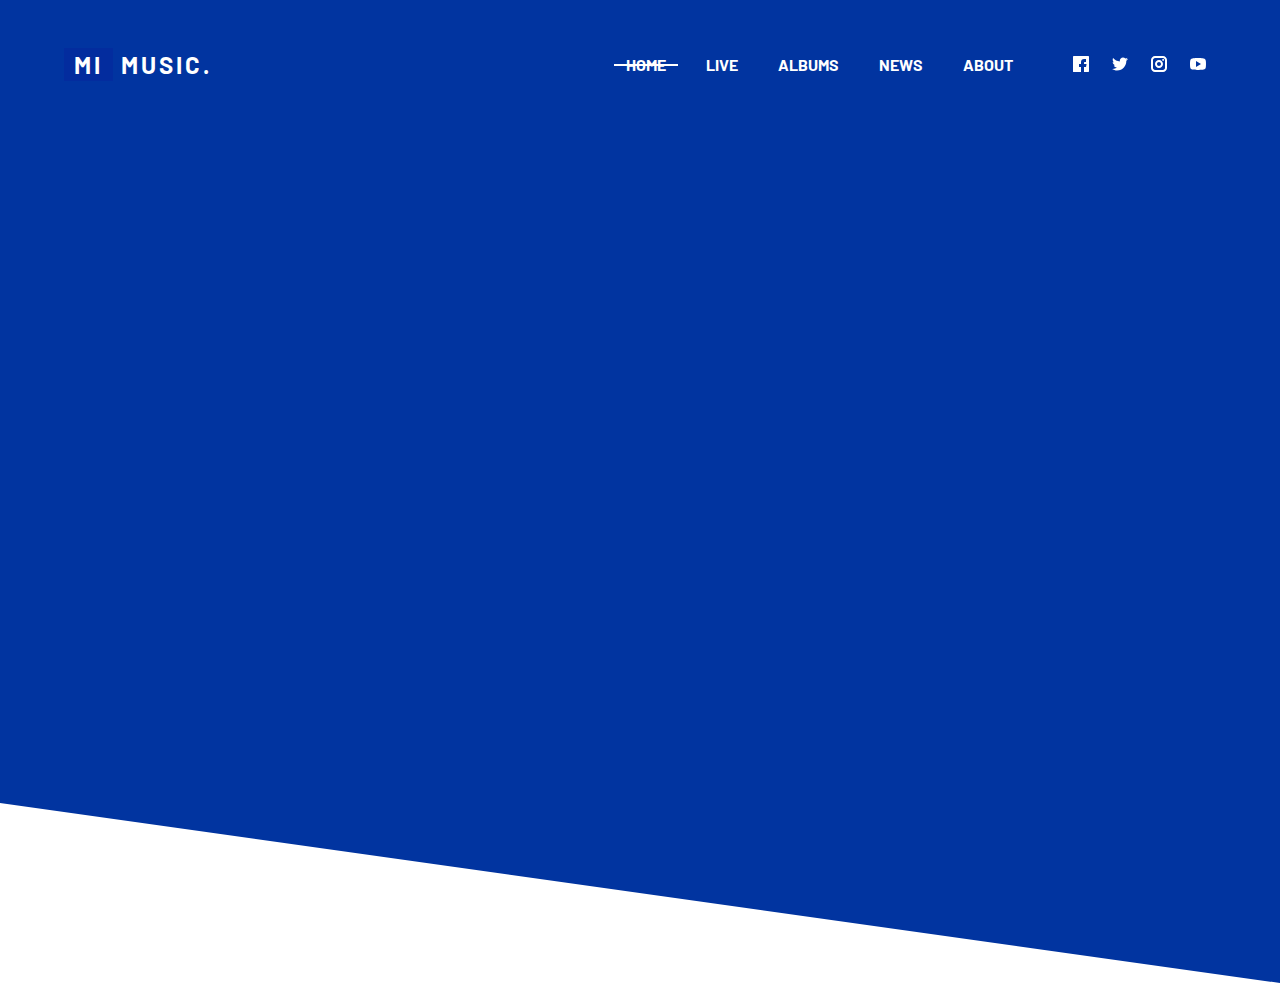
<file: index.html>
<!DOCTYPE html>
<html>
<head>
    <meta charset="utf-8"/>
    <meta http-equiv="X-UA-Compatible" content="IE=edge">
    <title>Home | MI MUSIC</title>
    <meta name="viewport" content="width=device-width, initial-scale=1">
    <link rel="stylesheet" href="css/normalize.css">
    <link rel="stylesheet" href="css/style.css">
    <link rel="stylesheet" href="https://fonts.googleapis.com/css?family=Barlow:400,500,700">
</head>
<body>
<header class="header header--blue">
    <nav class="navbar navbar--white">
        <div class="navbar__logo">
            <div class="logo">
                <span class="logo__mi">Mi</span>
                <span class="logo__music">Music.</span>
            </div>
        </div>
        <div class="navbar__content">
            <ul class="navbar__list">
                <li class="navbar__element navbar__element--active">
                    <a href="/" class="navbar__link">Home</a>
                </li>
                <li class="navbar__element">
                    <a href="#" class="navbar__link">Live</a>
                </li>
                <li class="navbar__element">
                    <a href="#" class="navbar__link">Albums</a>
                </li>
                <li class="navbar__element">
                    <a href="news.html" class="navbar__link">News</a>
                </li>
                <li class="navbar__element">
                    <a href="#" class="navbar__link">About</a>
                </li>
            </ul>
            <div class="navbar__social-icons">
                <svg class="social-icon">
                    <use xlink:href="img/sprite.svg#icon-facebook"></use>
                </svg>
                <svg class="social-icon">
                    <use xlink:href="img/sprite.svg#icon-twitter"></use>
                </svg>
                <svg class="social-icon">
                    <use xlink:href="img/sprite.svg#icon-instagram"></use>
                </svg>
                <svg class="social-icon">
                    <use xlink:href="img/sprite.svg#icon-youtube"></use>
                </svg>
            </div>
        </div>
    </nav>
</header>
<script src="js/svg4everybody.js"></script>
<script>
    svg4everybody();
</script>
</body>
</html>
</file>
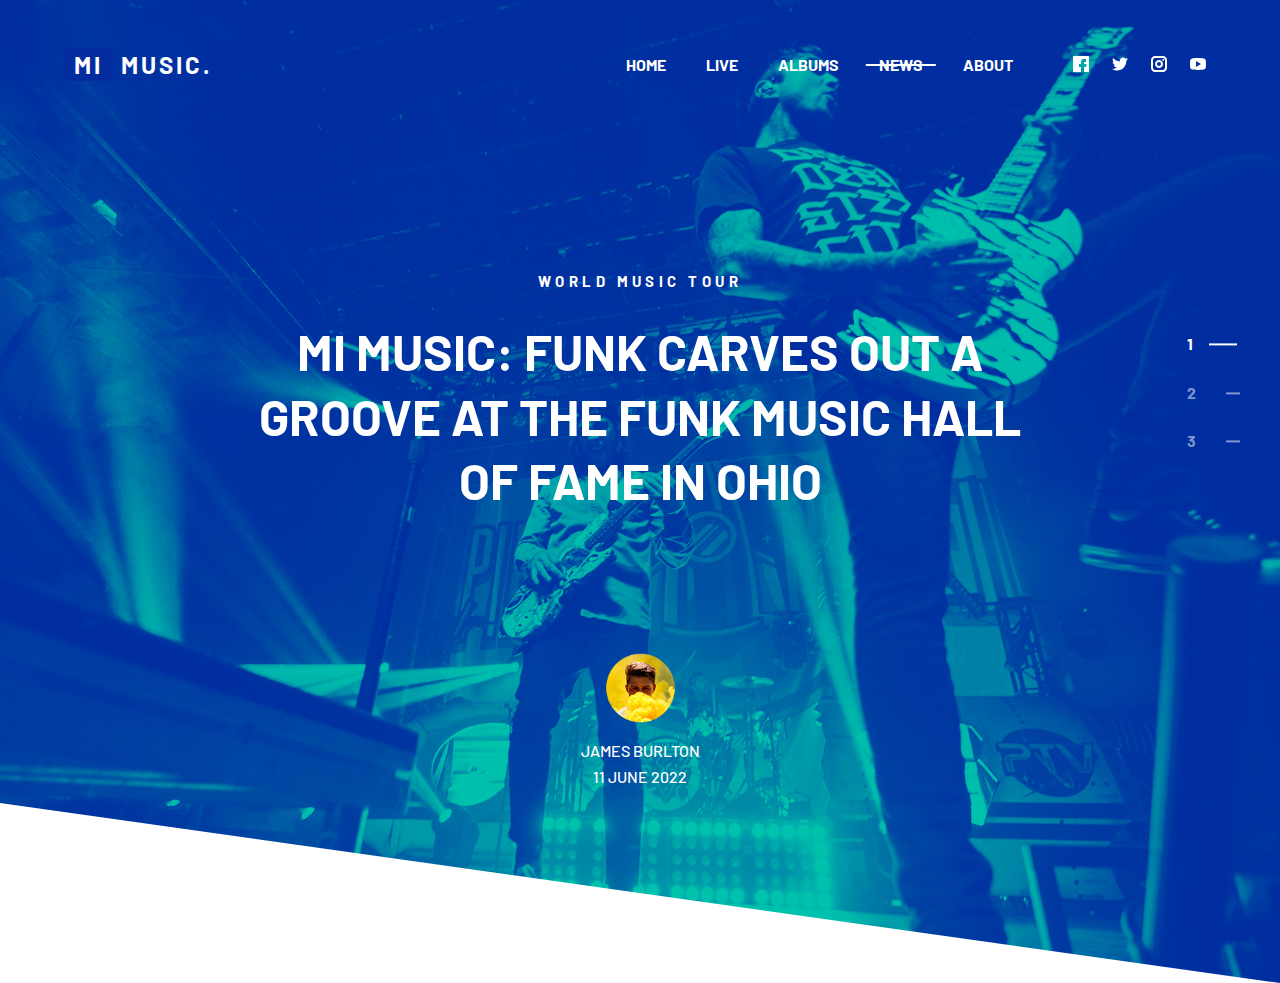
<file: article.html>
<!DOCTYPE html>
<html>

<head>
    <meta charset="utf-8" />
    <meta http-equiv="X-UA-Compatible" content="IE=edge">
    <title>Pete talks about live on tour | MI MUSIC</title>
    <meta name="viewport" content="width=device-width, initial-scale=1">
    <link rel="stylesheet"  href="css/normalize.css">
    <link rel="stylesheet"  href="css/style.css">
    <link rel="stylesheet"  href="https://fonts.googleapis.com/css?family=Barlow:400,500,700">
</head>

<body>
    <header class="header header--maelle-ramsay">
        <div class="header__background-container">
            <div class="header__background header__background--maelle-ramsay"></div>
        </div>
        <nav class="navbar navbar--white">
            <div class="navbar__logo">
                <div class="logo">
                    <span class="logo__mi">Mi</span>
                    <span class="logo__music">Music.</span>
                </div>
            </div>
            <div class="navbar__content">
                <ul class="navbar__list">
                    <li class="navbar__element">
                        <a href="index.html" class="navbar__link">Home</a>
                    </li>
                    <li class="navbar__element">
                        <a href="#" class="navbar__link">Live</a>
                    </li>
                    <li class="navbar__element">
                        <a href="#" class="navbar__link">Albums</a>
                    </li>
                    <li class="navbar__element navbar__element--active">
                        <a href="news.html" class="navbar__link">News</a>
                    </li>
                    <li class="navbar__element">
                        <a href="#" class="navbar__link">About</a>
                    </li>
                </ul>
                <div class="navbar__social-icons">
                    <svg class="social-icon">
                        <use xlink:href="img/sprite.svg#icon-facebook"></use>
                    </svg>
                    <svg class="social-icon">
                        <use xlink:href="img/sprite.svg#icon-twitter"></use>
                    </svg>
                    <svg class="social-icon">
                        <use xlink:href="img/sprite.svg#icon-instagram"></use>
                    </svg>
                    <svg class="social-icon">
                        <use xlink:href="img/sprite.svg#icon-youtube"></use>
                    </svg>
                </div>
            </div>
        </nav>
        <div class="header__center header__center--special">
            <div class="header__small-title">
                <h6 class="heading-6">World Music Tour</h6>
            </div>
            <div class="header__big-title">
                <h1 class="heading-1">MI Music: Funk Carves Out A Groove At The Funk Music Hall Of Fame In Ohio</h1>
            </div>
        </div>
        <div class="header__avatar">
            <div class="avatar">
                <img src="img/christian-sterk.png" alt="Christian Sterk" class="avatar__image">
                <div class="avatar__text">
                    <span class="avatar__line">James Burlton</span>
                    <span class="avatar__line">11 June 2022</span>
                </div>
            </div>
        </div>
        <div class="header__slider">
            <div class="slider">
                <div class="slider__entry slider__entry--active">
                    <div class="slider__number">1</div>
                    <div class="slider__line"></div>
                </div>
                <div class="slider__entry">
                    <div class="slider__number">2</div>
                    <div class="slider__line"></div>
                </div>
                <div class="slider__entry">
                    <div class="slider__number">3</div>
                    <div class="slider__line"></div>
                </div>
            </div>
        </div>
    </header>
    <script src="js/svg4everybody.js"></script>
    <script>
        svg4everybody();
    </script>
</body>

</html>
</file>
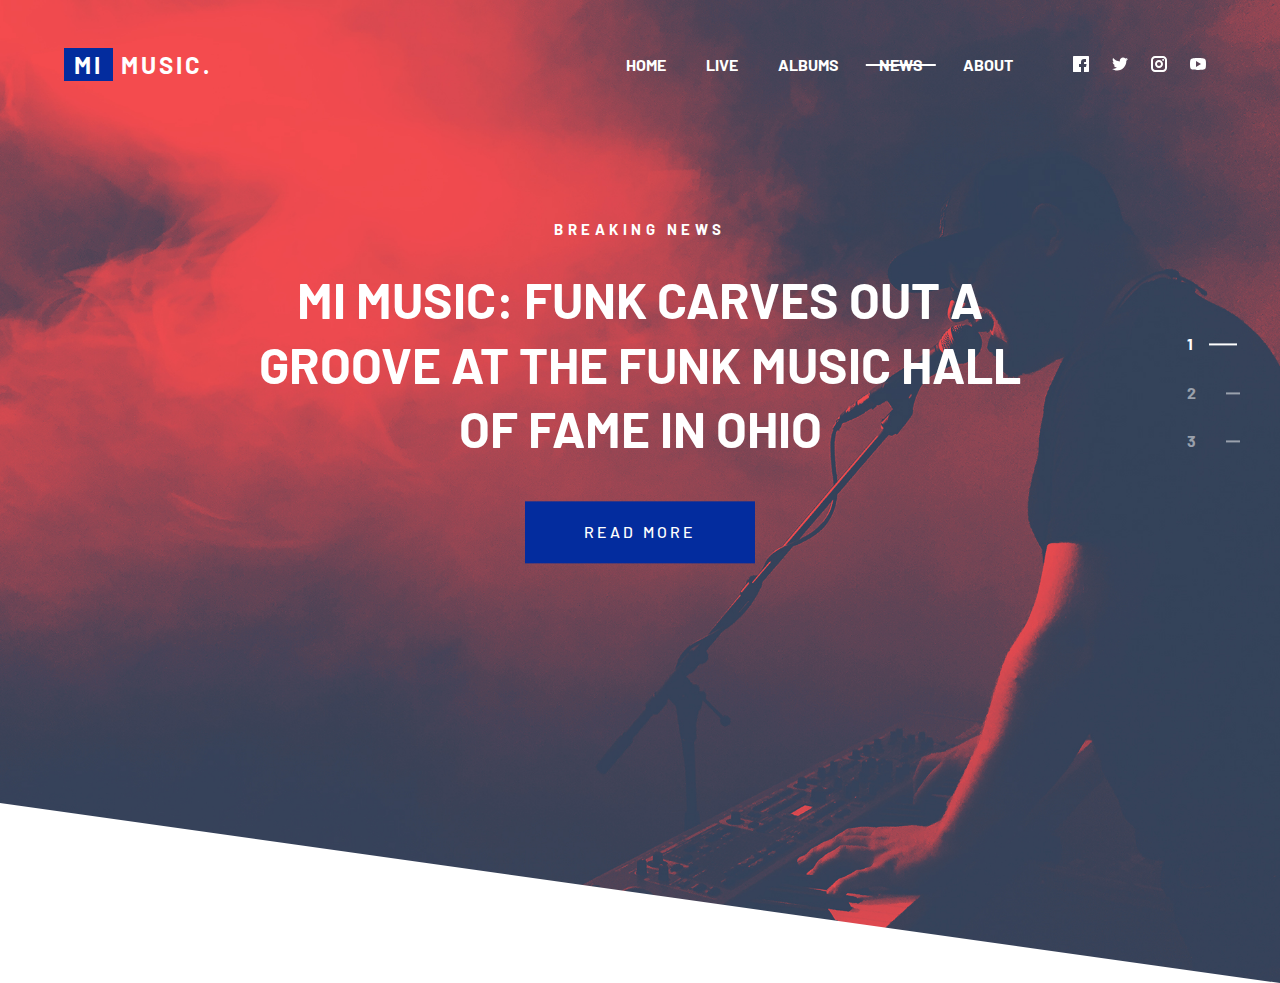
<file: news.html>
<!DOCTYPE html>
<html>

<head>
    <meta charset="utf-8"/>
    <meta http-equiv="X-UA-Compatible" content="IE=edge">
    <title>Latest News | MI MUSIC</title>
    <meta name="viewport" content="width=device-width, initial-scale=1">
    <link rel="stylesheet" href="css/normalize.css">
    <link rel="stylesheet" href="css/style.css">
    <link rel="stylesheet" href="https://fonts.googleapis.com/css?family=Barlow:400,500,700">
</head>

<body>
<header class="header">
    <div class="header__background-container">
        <div class="header__background  header__background--joseph-young"></div>
    </div>
    <nav class="navbar navbar--white">
        <div class="navbar__logo">
            <div class="logo">
                <span class="logo__mi">Mi</span>
                <span class="logo__music">Music.</span>
            </div>
        </div>
        <div class="navbar__content">
            <ul class="navbar__list">
                <li class="navbar__element">
                    <a href="index.html" class="navbar__link">Home</a>
                </li>
                <li class="navbar__element">
                    <a href="#" class="navbar__link">Live</a>
                </li>
                <li class="navbar__element">
                    <a href="#" class="navbar__link">Albums</a>
                </li>
                <li class="navbar__element navbar__element--active">
                    <a href="news.html" class="navbar__link">News</a>
                </li>
                <li class="navbar__element">
                    <a href="#" class="navbar__link">About</a>
                </li>
            </ul>
            <div  class="navbar__social-icons">
                <svg class="social-icon">
                    <use xlink:href="img/sprite.svg#icon-facebook"></use>
                </svg>
                <svg class="social-icon">
                    <use xlink:href="img/sprite.svg#icon-twitter"></use>
                </svg>
                <svg class="social-icon">
                    <use xlink:href="img/sprite.svg#icon-instagram"></use>
                </svg>
                <svg class="social-icon">
                    <use xlink:href="img/sprite.svg#icon-youtube"></use>
                </svg>
            </div>
        </div>
    </nav>
    <div class="header__center">
        <div class="header__small-title">
            <h6 class="heading-6">Breaking News</h6>
        </div>
        <div class="header__big-title">
            <h1 class="heading-1">MI Music: Funk Carves Out A Groove At The Funk Music Hall Of Fame In Ohio</h1>
        </div>
        <div class="header__button">
            <a href="article.html" class="btn btn--big btn--blue">
                Read More
            </a>
        </div>
    </div>
    <div class="header__slider">
        <div class="slider">
            <div class="slider__entry slider__entry--active">
                <div class="slider__number">1</div>
                <div class="slider__line"></div>
            </div>
            <div class="slider__entry">
                <div class="slider__number">2</div>
                <div class="slider__line"></div>
            </div>
            <div class="slider__entry">
                <div class="slider__number">3</div>
                <div class="slider__line"></div>
            </div>
        </div>
    </div>
</header>
<script src="js/svg4everybody.js"></script>
<script>
    svg4everybody();
</script>
</body>

</html>
</file>
<file: css/style.css>
/* COLORS */
/*
0 - 600px:      Phone
600 - 900px:    Tablet portrait
900 - 1200px:   Tablet landscape
[1200 - 1800] is where our normal styles apply
1800px + :      Big desktop

$breakpoint arguement choices:
- phone
- tab-port
- tab-land
- big-desktop

ORDER: Base + typography > general layout + grid > page layout > components

1em = 16px
*/
html {
  font-size: 62.5%;
}
@media only screen and (max-width: 75em) {
  html {
    font-size: 56.25%;
  }
}
@media only screen and (max-width: 56.25em) {
  html {
    font-size: 50%;
  }
}
@media only screen and (min-width: 112.5em) {
  html {
    font-size: 75%;
  }
}

body {
  font-size: 1.6rem;
  font-family: "Barlow", sans-serif;
}

[class^=heading] {
  text-transform: uppercase;
  color: currentColor;
  line-height: 1;
  margin: 0;
}

.heading-1 {
  font-size: 5em;
  font-weight: 700;
  line-height: 1.3;
}

.heading-4 {
  font-size: 2.6em;
  letter-spacing: 8px;
  font-weight: 700;
}

.heading-5 {
  font-size: 2.6em;
  font-weight: 500;
}

.heading-6 {
  text-transform: uppercase;
  font-size: 1.5em;
  letter-spacing: 0.3em;
  font-weight: 700;
}

@keyframes scale-n-shake {
  0% {
    transform: translateX(0);
  }
  10%, 50%, 90% {
    transform: translateX(-2px) scale(1.1) rotate(-3deg);
  }
  30%, 70% {
    transform: translateX(2px) scale(1.1) rotate(-3deg);
  }
  100% {
    transform: translateX(0) scale(1.1) rotate(-3deg);
  }
}
/* LOGO */
.logo {
  text-transform: uppercase;
  font-size: 2.4rem;
  letter-spacing: 3px;
  font-weight: 700;
}
.logo__mi {
  background-color: #032C9E;
  padding: 2px 10px;
}

/* SOCIAL ICONS */
.social-icon {
  width: 1.6rem;
  height: 1.6rem;
  fill: currentColor;
  cursor: pointer;
}
.social-icon:hover {
  animation: scale-n-shake 0.5s ease-in-out forwards;
}

/* SLIDER */
.slider {
  color: currentColor;
}
.slider__entry {
  display: flex;
  align-items: center;
  margin: 3rem 0;
  cursor: pointer;
}
.slider__entry--active {
  color: #fff;
}
.slider__entry--active .slider__line {
  width: 2.8rem;
  margin-left: 1.6rem;
}
.slider__number {
  font-weight: 700;
}
.slider__line {
  width: 1.4rem;
  height: 0.2rem;
  background-color: currentColor;
  margin-left: 3rem;
}

/* AVATAR */
.avatar {
  text-align: center;
}
.avatar__image {
  width: 7em;
}
.avatar__text {
  margin-top: 1em;
  text-transform: uppercase;
  font-size: 1.6em;
  font-weight: 500;
}
.avatar__line {
  display: block;
}
.avatar__line:last-child {
  margin-top: 0.5em;
}

.btn,
.btn:link,
.btn:visited {
  display: inline-block;
  text-decoration: none;
  text-transform: uppercase;
  color: currentColor;
  font-weight: 500;
  font-size: 1.6em;
  letter-spacing: 0.2em;
}

.btn--blue,
.btn--blue:link,
.btn--blue:visited {
  background-color: #032C9E;
}

.btn--big,
.btn--big:link,
.btn--big:visited {
  padding: 1.4em 3.7em;
}

/* HEADER LAYOUT */
.header {
  position: relative;
  z-index: 10;
  height: 500px;
}
@media only screen and (min-width: 280px) {
  .header {
    height: calc(48.2926829268vw + 364.7804878049px);
  }
}
@media only screen and (min-width: 1920px) {
  .header {
    height: 1292px;
  }
}
.header::before, .header__background-container {
  width: 100%;
  height: 100%;
  transform-origin: 100%;
  transform: skewY(8deg);
  z-index: -1;
  position: absolute;
  top: 0;
  left: 0;
}
.header::before {
  content: "";
  display: block;
}
.header__background-container {
  overflow: hidden;
}
.header__background {
  width: 100%;
  height: 100%;
  transform-origin: 100%;
  transform: skewY(-8deg);
  background-size: cover;
  background-position: 70%;
}
.header__background--joseph-young {
  background-image: url(../img/joseph-young.jpg);
}
.header__background--maelle-ramsay {
  background-image: url(../img/maelle-ramsay.jpg);
}
.header--blue::before {
  background-color: #0134A0;
}
.header__center {
  position: absolute;
  top: 40%;
  left: 50%;
  transform: translate(-50%, -50%);
  width: 80%;
  max-width: 80rem;
  color: #fff;
  text-align: center;
  font-size: 6px;
}
@media only screen and (max-width: 56.25em) {
  .header__center:not(.header__center--special) {
    top: 50%;
  }
}
@media only screen and (min-width: 280px) {
  .header__center {
    font-size: calc(0.3947368421vw + 4.8947368421px);
  }
}
@media only screen and (min-width: 1800px) {
  .header__center {
    font-size: 12px;
  }
}
.header__big-title {
  margin-top: 3em;
}
.header__button {
  margin-top: 4em;
}
.header__slider {
  position: absolute;
  top: 40%;
  right: 4rem;
  transform: translateY(-50%);
  color: rgba(255, 255, 255, 0.5);
}
@media only screen and (max-width: 56.25em) {
  .header__slider {
    top: 85%;
    right: 2rem;
  }
}
@media only screen and (max-width: 300px) {
  .header__slider {
    display: none;
  }
}
.header__avatar {
  position: absolute;
  left: 50%;
  bottom: 36px;
  transform: translateX(-50%);
  color: #fff;
  font-size: 1rem;
}
@media only screen and (min-width: 280px) {
  .header__avatar {
    bottom: calc(16.0526315789vw - 8.9473684211px);
  }
}
@media only screen and (min-width: 1800px) {
  .header__avatar {
    bottom: 280px;
  }
}

.navbar {
  width: 90%;
  margin: 0 auto;
  padding-top: 4rem;
  display: flex;
  justify-content: space-between;
  align-items: center;
}
.navbar--white {
  color: #fff;
}
.navbar__content {
  display: flex;
  align-items: center;
}
@media only screen and (max-width: 56.25em) {
  .navbar__content {
    display: none;
  }
}
.navbar__list {
  list-style: none;
  display: flex;
  align-items: center;
}
.navbar__element {
  margin: 0 2rem;
  position: relative;
}
.navbar__element::after {
  content: "";
  display: block;
  width: 160%;
  height: 2px;
  background-color: currentColor;
  position: absolute;
  top: 50%;
  left: 50%;
  transform: translate(-50%, -50%) scale(0);
  transition: transform 0.3s;
}
.navbar__element--active::after {
  transform: translate(-50%, -50%) scale(1);
}
.navbar__element:hover::after {
  transform: translate(-50%, -50%) scale(1);
}
.navbar__link, .navbar__link:link, .navbar__link:visited {
  text-decoration: none;
  text-transform: uppercase;
  font-weight: 700;
  color: inherit;
}
.navbar__social-icons {
  margin-left: 3rem;
}
.navbar__social-icons svg {
  margin: 0 1rem;
}

/*# sourceMappingURL=style.css.map */
</file>
